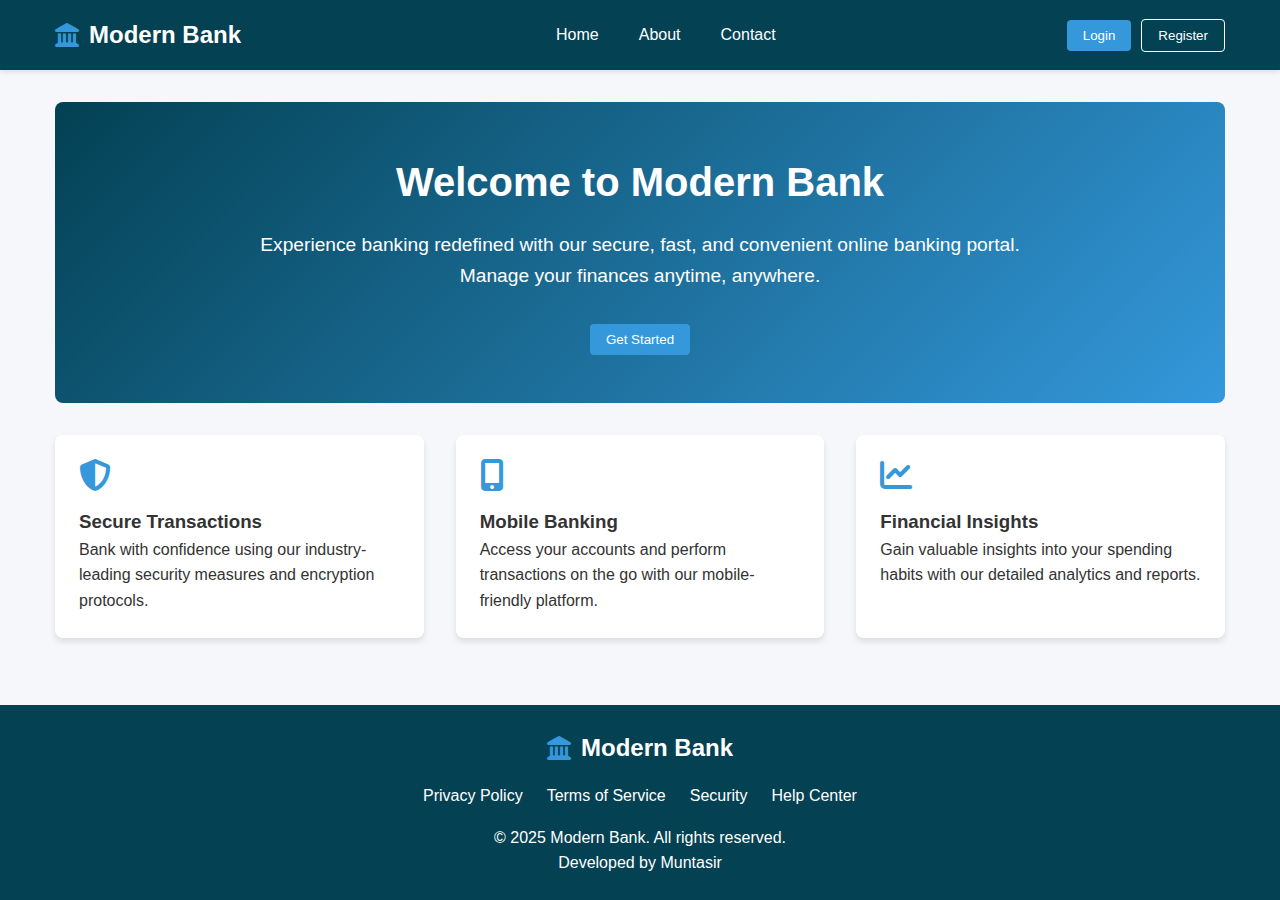
<file: index.html>
<!DOCTYPE html>
<html lang="en">
<head>
    <meta charset="UTF-8">
    <meta name="viewport" content="width=device-width, initial-scale=1.0">
    <title>Modern Bank Portal</title>
    <link rel="stylesheet" href="https://cdnjs.cloudflare.com/ajax/libs/font-awesome/6.4.0/css/all.min.css">
    <link rel="stylesheet" href="styles.css">
</head>
<body>
    <!-- Header -->
    <header>
        <div class="container header-content">
            <div class="logo">
                <i class="fas fa-landmark"></i> Modern Bank
            </div>
            <button class="mobile-menu-btn">
                <i class="fas fa-bars"></i>
            </button>
            <nav>
                <ul>
                    <li><a href="#" class="nav-link" data-view="home">Home</a></li>
                    <li><a href="#" class="nav-link" data-view="about">About</a></li>
                    <li><a href="#" class="nav-link" data-view="contact">Contact</a></li>
                </ul>
            </nav>
            <div class="user-actions">
                <div class="user-info" id="user-info" style="display: none;">
                    <i class="fas fa-user-circle"></i>
                    <span id="user-name"></span>
                </div>
                <button class="btn btn-primary" id="login-btn">Login</button>
                <button class="btn btn-outline" id="register-btn">Register</button>
                <button class="btn btn-outline" id="logout-btn" style="display: none;">Logout</button>
            </div>
        </div>
    </header>

    <!-- Notification -->
    <div class="notification" id="notification"></div>

    <!-- Main Content -->
    <main>
        <div class="container">
            <!-- Home View -->
            <div id="home-view" class="view active">
                <div class="hero">
                    <h1>Welcome to Modern Bank</h1>
                    <p>Experience banking redefined with our secure, fast, and convenient online banking portal. Manage your finances anytime, anywhere.</p>
                    <button class="btn btn-primary" id="hero-get-started">Get Started</button>
                </div>
                
                <div class="features">
                    <div class="feature-card">
                        <i class="fas fa-shield-alt"></i>
                        <h3>Secure Transactions</h3>
                        <p>Bank with confidence using our industry-leading security measures and encryption protocols.</p>
                    </div>
                    <div class="feature-card">
                        <i class="fas fa-mobile-alt"></i>
                        <h3>Mobile Banking</h3>
                        <p>Access your accounts and perform transactions on the go with our mobile-friendly platform.</p>
                    </div>
                    <div class="feature-card">
                        <i class="fas fa-chart-line"></i>
                        <h3>Financial Insights</h3>
                        <p>Gain valuable insights into your spending habits with our detailed analytics and reports.</p>
                    </div>
                </div>
            </div>

            <!-- Login View -->
            <div id="login-view" class="view">
                <div class="auth-container">
                    <h2>Login to Your Account</h2>
                    <div class="user-type-selector">
                        <input type="radio" name="login-type" id="customer-login" value="customer" checked>
                        <label for="customer-login">Customer</label>
                        <input type="radio" name="login-type" id="manager-login" value="manager">
                        <label for="manager-login">Bank Manager</label>
                    </div>
                    <div class="form-group">
                        <label for="login-email">Email Address</label>
                        <input type="email" id="login-email" placeholder="Enter your email">
                    </div>
                    <div class="form-group">
                        <label for="login-password">Password</label>
                        <input type="password" id="login-password" placeholder="Enter your password">
                    </div>
                    <button class="btn btn-primary" id="do-login" style="width: 100%;">Login</button>
                    <p style="text-align: center; margin-top: 1rem;">
                        Don't have an account? <a href="#" id="goto-register">Register here</a>
                    </p>
                </div>
            </div>

            <!-- Register View -->
            <div id="register-view" class="view">
                <div class="auth-container">
                    <h2>Create an Account</h2>
                    <div class="user-type-selector">
                        <input type="radio" name="register-type" id="customer-register" value="customer" checked>
                        <label for="customer-register">Customer</label>
                        <input type="radio" name="register-type" id="manager-register" value="manager">
                        <label for="manager-register">Bank Manager</label>
                    </div>
                    <div class="form-group">
                        <label for="register-name">Full Name</label>
                        <input type="text" id="register-name" placeholder="Enter your full name">
                    </div>
                    <div class="form-group">
                        <label for="register-email">Email Address</label>
                        <input type="email" id="register-email" placeholder="Enter your email">
                    </div>
                    <div class="form-group">
                        <label for="register-password">Password</label>
                        <input type="password" id="register-password" placeholder="Create a password">
                    </div>
                    <div class="form-group" id="initial-deposit-group">
                        <label for="initial-deposit">Initial Deposit ($)</label>
                        <input type="number" id="initial-deposit" placeholder="Enter initial deposit amount" value="100">
                    </div>
                    <div class="form-group" id="manager-code-group" style="display: none;">
                        <label for="manager-code">Manager Code</label>
                        <input type="password" id="manager-code" placeholder="Enter manager authorization code">
                    </div>
                    <button class="btn btn-primary" id="do-register" style="width: 100%;">Register</button>
                    <p style="text-align: center; margin-top: 1rem;">
                        Already have an account? <a href="#" id="goto-login">Login here</a>
                    </p>
                </div>
            </div>

            <!-- Customer Dashboard -->
            <div id="customer-dashboard" class="view">
                <div class="dashboard-header">
                    <h2 class="welcome-message">Welcome, <span id="customer-name"></span>!</h2>
                    <button class="btn btn-outline" id="customer-logout">Logout</button>
                </div>
                
                <div class="balance-card">
                    <div class="balance-label">Your Balance</div>
                    <div class="balance-amount">$<span id="customer-balance">0.00</span></div>
                    <div class="balance-as-of">As of <span id="balance-date"></span></div>
                </div>
                
                <div class="account-actions">
                    <div class="action-card" data-action="deposit">
                        <i class="fas fa-arrow-down"></i>
                        <h3>Deposit Funds</h3>
                        <p>Add money to your account</p>
                    </div>
                    <div class="action-card" data-action="withdraw">
                        <i class="fas fa-arrow-up"></i>
                        <h3>Withdraw Funds</h3>
                        <p>Take money from your account</p>
                    </div>
                    <div class="action-card" data-action="transfer">
                        <i class="fas fa-exchange-alt"></i>
                        <h3>Transfer Funds</h3>
                        <p>Send money to another account</p>
                    </div>
                    <div class="action-card" data-action="statement">
                        <i class="fas fa-file-invoice-dollar"></i>
                        <h3>View Statement</h3>
                        <p>See your transaction history</p>
                    </div>
                </div>
                
                <div class="transaction-history">
                    <h3>Recent Transactions</h3>
                    <div class="filters">
                        <input type="text" id="transaction-search" placeholder="Search transactions...">
                        <select id="transaction-type-filter">
                            <option value="all">All Types</option>
                            <option value="deposit">Deposits</option>
                            <option value="withdrawal">Withdrawals</option>
                            <option value="transfer">Transfers</option>
                        </select>
                        <input type="date" id="transaction-date-filter">
                    </div>
                    <table>
                        <thead>
                            <tr>
                                <th>Date</th>
                                <th>Description</th>
                                <th>Type</th>
                                <th>Amount</th>
                                <th>Balance</th>
                            </tr>
                        </thead>
                        <tbody id="transaction-list">
                            <!-- Transactions will be populated here -->
                        </tbody>
                    </table>
                </div>
            </div>

            <!-- Manager Dashboard -->
            <div id="manager-dashboard" class="view">
                <div class="dashboard-header">
                    <h2 class="welcome-message">Manager Dashboard</h2>
                    <button class="btn btn-outline" id="manager-logout">Logout</button>
                </div>
                
                <div class="stats-cards">
                    <div class="features">
                        <div class="feature-card">
                            <i class="fas fa-users"></i>
                            <h3>Total Customers</h3>
                            <p id="total-customers">0</p>
                        </div>
                        <div class="feature-card">
                            <i class="fas fa-money-bill-wave"></i>
                            <h3>Total Funds</h3>
                            <p id="total-funds">$0.00</p>
                        </div>
                        <div class="feature-card">
                            <i class="fas fa-exchange-alt"></i>
                            <h3>Total Transactions</h3>
                            <p id="total-transactions">0</p>
                        </div>
                        <div class="feature-card">
                            <i class="fas fa-calendar-day"></i>
                            <h3>Transactions Today</h3>
                            <p id="transactions-today">0</p>
                        </div>
                    </div>
                </div>
                
                <div class="transaction-history">
                    <h3>All Customers</h3>
                    <div class="filters">
                        <input type="text" id="customer-search" placeholder="Search customers by name or email...">
                        <button class="btn btn-primary" id="view-all-transactions">View All Transactions</button>
                    </div>
                    <table>
                        <thead>
                            <tr>
                                <th>ID</th>
                                <th>Name</th>
                                <th>Email</th>
                                <th>Balance</th>
                                <th>Actions</th>
                            </tr>
                        </thead>
                        <tbody id="customers-list">
                            <!-- Customers will be populated here -->
                        </tbody>
                    </table>
                </div>
            </div>
        </div>
    </main>

    <!-- Footer -->
    <footer>
        <div class="container footer-content">
            <div class="logo">
                <i class="fas fa-landmark"></i> Modern Bank
            </div>
            <div class="footer-links">
                <a href="#">Privacy Policy</a>
                <a href="#">Terms of Service</a>
                <a href="#">Security</a>
                <a href="#">Help Center</a>
            </div>
            <p>&copy; 2025 Modern Bank. All rights reserved.</p>
            <p>Developed by <a href="https://github.com/Muntasir101" target="_blank" style="color: white; text-decoration: none;">Muntasir</a></p>


        </div>
    </footer>

    <!-- Transaction Modal -->
    <div class="modal" id="transaction-modal">
        <div class="modal-content">
            <div class="modal-header">
                <h2 id="modal-title">Perform Transaction</h2>
                <button class="close-modal">&times;</button>
            </div>
            <div class="modal-body">
                <div class="form-group">
                    <label for="transaction-amount">Amount ($)</label>
                    <input type="number" id="transaction-amount" placeholder="Enter amount" min="0" step="0.01">
                </div>
                <div class="form-group" id="transfer-recipient-group" style="display: none;">
                    <label for="transfer-recipient">Recipient Email</label>
                    <input type="email" id="transfer-recipient" placeholder="Enter recipient's email">
                </div>
                <div class="form-group">
                    <label for="transaction-description">Description</label>
                    <input type="text" id="transaction-description" placeholder="Enter description">
                </div>
                <button class="btn btn-primary" id="confirm-transaction" style="width: 100%;">Confirm</button>
            </div>
        </div>
    </div>

    <!-- Transaction View Modal -->
    <div class="modal" id="transaction-view-modal">
        <div class="modal-content transaction-modal">
            <div class="modal-header">
                <h2 id="transaction-view-title">Customer Transactions</h2>
                <button class="close-modal">&times;</button>
            </div>
            <div class="modal-body">
                <div class="transaction-history">
                    <table>
                        <thead>
                            <tr>
                                <th>Date</th>
                                <th>Description</th>
                                <th>Type</th>
                                <th>Amount</th>
                                <th>Balance</th>
                            </tr>
                        </thead>
                        <tbody id="transaction-view-list">
                            <!-- Transactions will be populated here -->
                        </tbody>
                    </table>
                </div>
            </div>
        </div>
    </div>

   <script src="script.js"></script>

</body>

</html>
</file>
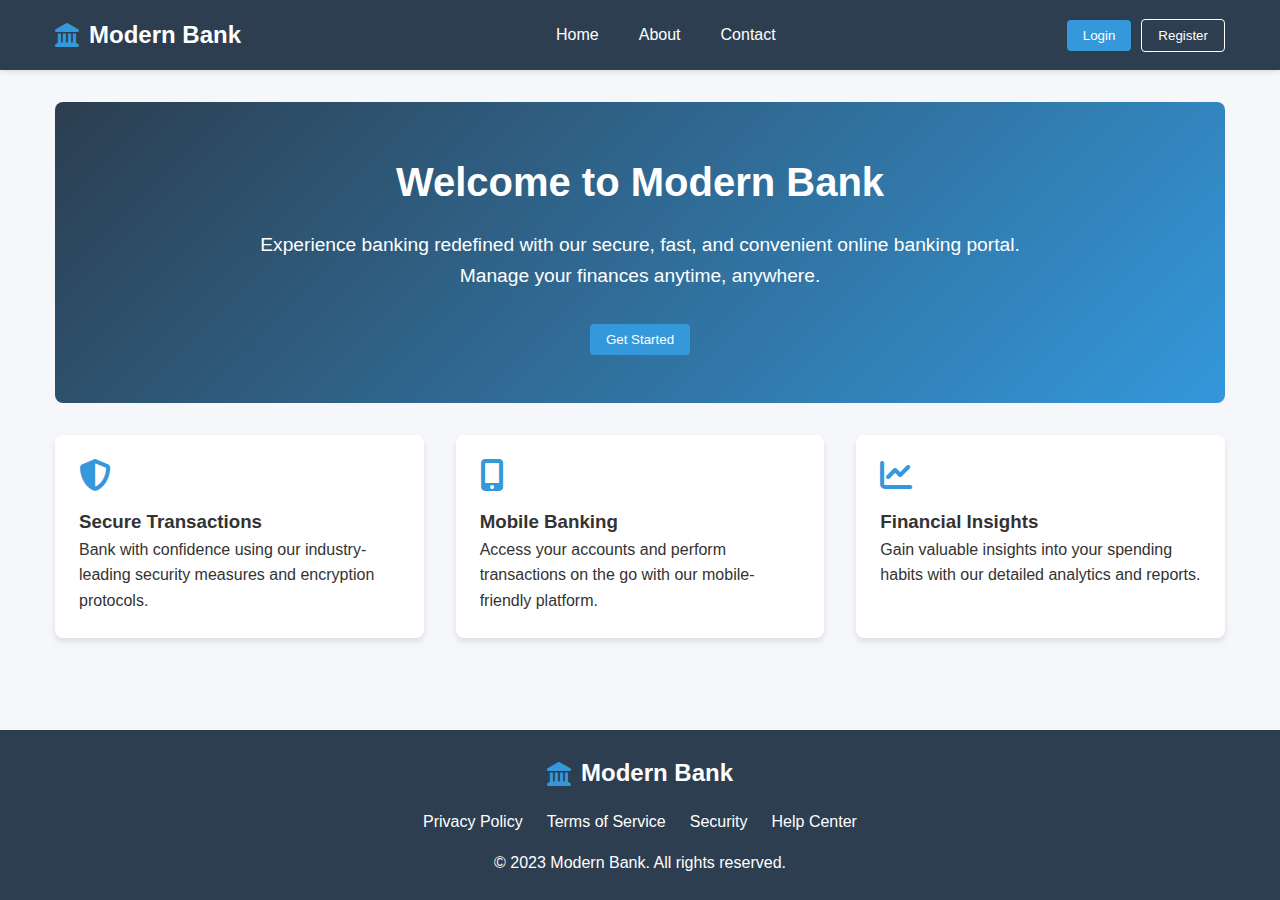
<file: index2.html>
<!DOCTYPE html>
<html lang="en">
<head>
    <meta charset="UTF-8">
    <meta name="viewport" content="width=device-width, initial-scale=1.0">
    <title>Modern Bank Portal</title>
    <link rel="stylesheet" href="https://cdnjs.cloudflare.com/ajax/libs/font-awesome/6.4.0/css/all.min.css">
    <style>
        :root {
            --primary: #2c3e50;
            --secondary: #3498db;
            --accent: #e74c3c;
            --light: #ecf0f1;
            --dark: #2c3e50;
            --success: #2ecc71;
            --warning: #f39c12;
            --danger: #e74c3c;
            --gray: #95a5a6;
        }
        
        * {
            margin: 0;
            padding: 0;
            box-sizing: border-box;
            font-family: 'Segoe UI', Tahoma, Geneva, Verdana, sans-serif;
        }
        
        body {
            background-color: #f5f7fa;
            color: #333;
            line-height: 1.6;
            min-height: 100vh;
            display: flex;
            flex-direction: column;
        }
        
        .container {
            width: 100%;
            max-width: 1200px;
            margin: 0 auto;
            padding: 0 15px;
        }
        
        /* Header Styles */
        header {
            background-color: var(--primary);
            color: white;
            padding: 1rem 0;
            box-shadow: 0 2px 5px rgba(0,0,0,0.1);
            position: sticky;
            top: 0;
            z-index: 100;
        }
        
        .header-content {
            display: flex;
            justify-content: space-between;
            align-items: center;
        }
        
        .logo {
            font-size: 1.5rem;
            font-weight: bold;
            display: flex;
            align-items: center;
        }
        
        .logo i {
            margin-right: 10px;
            color: var(--secondary);
        }
        
        nav ul {
            display: flex;
            list-style: none;
        }
        
        nav ul li {
            margin-left: 1.5rem;
        }
        
        nav ul li a {
            color: white;
            text-decoration: none;
            padding: 0.5rem;
            border-radius: 4px;
            transition: background-color 0.3s;
        }
        
        nav ul li a:hover {
            background-color: rgba(255,255,255,0.1);
        }
        
        .user-actions {
            display: flex;
            align-items: center;
        }
        
        .btn {
            padding: 0.5rem 1rem;
            border: none;
            border-radius: 4px;
            cursor: pointer;
            font-weight: 500;
            transition: all 0.3s;
        }
        
        .btn-primary {
            background-color: var(--secondary);
            color: white;
        }
        
        .btn-primary:hover {
            background-color: #2980b9;
        }
        
        .btn-outline {
            background-color: transparent;
            border: 1px solid white;
            color: white;
            margin-left: 10px;
        }
        
        .btn-outline:hover {
            background-color: white;
            color: var(--primary);
        }
        
        /* User info in header */
        .user-info {
            display: flex;
            align-items: center;
            margin-right: 15px;
            color: white;
        }
        
        .user-info i {
            margin-right: 8px;
            font-size: 1.2rem;
        }
        
        /* Main Content */
        main {
            flex: 1;
            padding: 2rem 0;
        }
        
        .view {
            display: none;
        }
        
        .view.active {
            display: block;
        }
        
        /* Home View */
        .hero {
            background: linear-gradient(135deg, var(--primary) 0%, var(--secondary) 100%);
            color: white;
            padding: 3rem;
            border-radius: 8px;
            margin-bottom: 2rem;
            text-align: center;
        }
        
        .hero h1 {
            font-size: 2.5rem;
            margin-bottom: 1rem;
        }
        
        .hero p {
            font-size: 1.2rem;
            margin-bottom: 2rem;
            max-width: 800px;
            margin-left: auto;
            margin-right: auto;
        }
        
        .features {
            display: grid;
            grid-template-columns: repeat(auto-fit, minmax(300px, 1fr));
            gap: 2rem;
            margin-bottom: 2rem;
        }
        
        .feature-card {
            background-color: white;
            padding: 1.5rem;
            border-radius: 8px;
            box-shadow: 0 4px 6px rgba(0,0,0,0.1);
            transition: transform 0.3s;
        }
        
        .feature-card:hover {
            transform: translateY(-5px);
        }
        
        .feature-card i {
            font-size: 2rem;
            color: var(--secondary);
            margin-bottom: 1rem;
        }
        
        /* Auth Forms */
        .auth-container {
            max-width: 500px;
            margin: 0 auto;
            background-color: white;
            padding: 2rem;
            border-radius: 8px;
            box-shadow: 0 4px 6px rgba(0,0,0,0.1);
        }
        
        .auth-container h2 {
            text-align: center;
            margin-bottom: 1.5rem;
            color: var(--primary);
        }
        
        .form-group {
            margin-bottom: 1.5rem;
        }
        
        .form-group label {
            display: block;
            margin-bottom: 0.5rem;
            font-weight: 500;
        }
        
        .form-group input, .form-group select {
            width: 100%;
            padding: 0.75rem;
            border: 1px solid #ddd;
            border-radius: 4px;
            font-size: 1rem;
        }
        
        .form-group input:focus, .form-group select:focus {
            outline: none;
            border-color: var(--secondary);
        }
        
        .user-type-selector {
            display: flex;
            margin-bottom: 1.5rem;
            border: 1px solid #ddd;
            border-radius: 4px;
            overflow: hidden;
        }
        
        .user-type-selector label {
            flex: 1;
            text-align: center;
            padding: 0.75rem;
            cursor: pointer;
            background-color: #f8f9fa;
            transition: background-color 0.3s;
        }
        
        .user-type-selector input[type="radio"] {
            display: none;
        }
        
        .user-type-selector input[type="radio"]:checked + label {
            background-color: var(--secondary);
            color: white;
        }
        
        /* Dashboard Styles */
        .dashboard-header {
            display: flex;
            justify-content: space-between;
            align-items: center;
            margin-bottom: 2rem;
        }
        
        .welcome-message {
            font-size: 1.5rem;
            color: var(--primary);
        }
        
        .balance-card {
            background: linear-gradient(135deg, var(--primary) 0%, var(--secondary) 100%);
            color: white;
            padding: 1.5rem;
            border-radius: 8px;
            margin-bottom: 2rem;
        }
        
        .balance-label {
            font-size: 1rem;
            opacity: 0.8;
        }
        
        .balance-amount {
            font-size: 2.5rem;
            font-weight: bold;
            margin: 0.5rem 0;
        }
        
        .account-actions {
            display: grid;
            grid-template-columns: repeat(auto-fit, minmax(250px, 1fr));
            gap: 1.5rem;
            margin-bottom: 2rem;
        }
        
        .action-card {
            background-color: white;
            padding: 1.5rem;
            border-radius: 8px;
            box-shadow: 0 4px 6px rgba(0,0,0,0.1);
            text-align: center;
            cursor: pointer;
            transition: transform 0.3s;
        }
        
        .action-card:hover {
            transform: translateY(-5px);
        }
        
        .action-card i {
            font-size: 2rem;
            color: var(--secondary);
            margin-bottom: 1rem;
        }
        
        /* Transaction History */
        .transaction-history {
            background-color: white;
            padding: 1.5rem;
            border-radius: 8px;
            box-shadow: 0 4px 6px rgba(0,0,0,0.1);
        }
        
        .filters {
            display: flex;
            gap: 1rem;
            margin-bottom: 1rem;
            flex-wrap: wrap;
        }
        
        .filters input, .filters select {
            padding: 0.5rem;
            border: 1px solid #ddd;
            border-radius: 4px;
        }
        
        table {
            width: 100%;
            border-collapse: collapse;
        }
        
        table th, table td {
            padding: 0.75rem;
            text-align: left;
            border-bottom: 1px solid #ddd;
        }
        
        table th {
            background-color: #f8f9fa;
            font-weight: 600;
        }
        
        .transaction-type {
            padding: 0.25rem 0.5rem;
            border-radius: 4px;
            font-size: 0.85rem;
        }
        
        .deposit {
            background-color: rgba(46, 204, 113, 0.2);
            color: #27ae60;
        }
        
        .withdrawal {
            background-color: rgba(231, 76, 60, 0.2);
            color: #c0392b;
        }
        
        .transfer {
            background-color: rgba(52, 152, 219, 0.2);
            color: #2980b9;
        }
        
        /* Modal Styles */
        .modal {
            display: none;
            position: fixed;
            top: 0;
            left: 0;
            width: 100%;
            height: 100%;
            background-color: rgba(0,0,0,0.5);
            z-index: 1000;
            justify-content: center;
            align-items: center;
        }
        
        .modal.active {
            display: flex;
        }
        
        .modal-content {
            background-color: white;
            padding: 2rem;
            border-radius: 8px;
            width: 100%;
            max-width: 500px;
            box-shadow: 0 4px 20px rgba(0,0,0,0.15);
        }
        
        .modal-header {
            display: flex;
            justify-content: space-between;
            align-items: center;
            margin-bottom: 1.5rem;
        }
        
        .close-modal {
            background: none;
            border: none;
            font-size: 1.5rem;
            cursor: pointer;
            color: var(--gray);
        }
        
        /* Footer Styles */
        footer {
            background-color: var(--primary);
            color: white;
            padding: 1.5rem 0;
            text-align: center;
        }
        
        .footer-content {
            display: flex;
            flex-direction: column;
            align-items: center;
        }
        
        .footer-links {
            display: flex;
            gap: 1.5rem;
            margin: 1rem 0;
        }
        
        .footer-links a {
            color: white;
            text-decoration: none;
        }
        
        .footer-links a:hover {
            text-decoration: underline;
        }
        
        /* Responsive Styles */
        @media (max-width: 768px) {
            .header-content {
                flex-direction: column;
                text-align: center;
            }
            
            nav ul {
                margin-top: 1rem;
                justify-content: center;
            }
            
            .user-actions {
                margin-top: 1rem;
            }
            
            .features {
                grid-template-columns: 1fr;
            }
            
            .account-actions {
                grid-template-columns: 1fr;
            }
            
            .filters {
                flex-direction: column;
            }
            
            .hero {
                padding: 2rem 1rem;
            }
            
            .hero h1 {
                font-size: 2rem;
            }
        }
        
        /* Mobile menu */
        .mobile-menu-btn {
            display: none;
            background: none;
            border: none;
            color: white;
            font-size: 1.5rem;
            cursor: pointer;
        }
        
        @media (max-width: 768px) {
            .mobile-menu-btn {
                display: block;
            }
            
            nav ul {
                display: none;
                flex-direction: column;
                width: 100%;
                text-align: center;
            }
            
            nav ul.show {
                display: flex;
            }
            
            nav ul li {
                margin: 0.5rem 0;
            }
        }
        
        /* Notification */
        .notification {
            position: fixed;
            top: 20px;
            right: 20px;
            padding: 1rem;
            border-radius: 4px;
            color: white;
            z-index: 1100;
            display: none;
        }
        
        .notification.success {
            background-color: var(--success);
        }
        
        .notification.error {
            background-color: var(--danger);
        }

        /* Transaction View Modal */
        .transaction-modal {
            max-width: 90% !important;
            width: 90% !important;
            max-height: 80vh;
            overflow-y: auto;
        }
        
        .transaction-modal table {
            font-size: 0.9rem;
        }
        
        .transaction-modal th,
        .transaction-modal td {
            padding: 0.5rem;
        }
        
        @media (max-width: 768px) {
            .transaction-modal {
                max-width: 95% !important;
                width: 95% !important;
            }
            
            .transaction-modal table {
                font-size: 0.8rem;
            }
            
            .transaction-modal th,
            .transaction-modal td {
                padding: 0.3rem;
            }
        }
    </style>
</head>
<body>
    <!-- Header -->
    <header>
        <div class="container header-content">
            <div class="logo">
                <i class="fas fa-landmark"></i> Modern Bank
            </div>
            <button class="mobile-menu-btn">
                <i class="fas fa-bars"></i>
            </button>
            <nav>
                <ul>
                    <li><a href="#" class="nav-link" data-view="home">Home</a></li>
                    <li><a href="#" class="nav-link" data-view="about">About</a></li>
                    <li><a href="#" class="nav-link" data-view="contact">Contact</a></li>
                </ul>
            </nav>
            <div class="user-actions">
                <div class="user-info" id="user-info" style="display: none;">
                    <i class="fas fa-user-circle"></i>
                    <span id="user-name"></span>
                </div>
                <button class="btn btn-primary" id="login-btn">Login</button>
                <button class="btn btn-outline" id="register-btn">Register</button>
                <button class="btn btn-outline" id="logout-btn" style="display: none;">Logout</button>
            </div>
        </div>
    </header>

    <!-- Notification -->
    <div class="notification" id="notification"></div>

    <!-- Main Content -->
    <main>
        <div class="container">
            <!-- Home View -->
            <div id="home-view" class="view active">
                <div class="hero">
                    <h1>Welcome to Modern Bank</h1>
                    <p>Experience banking redefined with our secure, fast, and convenient online banking portal. Manage your finances anytime, anywhere.</p>
                    <button class="btn btn-primary" id="hero-get-started">Get Started</button>
                </div>
                
                <div class="features">
                    <div class="feature-card">
                        <i class="fas fa-shield-alt"></i>
                        <h3>Secure Transactions</h3>
                        <p>Bank with confidence using our industry-leading security measures and encryption protocols.</p>
                    </div>
                    <div class="feature-card">
                        <i class="fas fa-mobile-alt"></i>
                        <h3>Mobile Banking</h3>
                        <p>Access your accounts and perform transactions on the go with our mobile-friendly platform.</p>
                    </div>
                    <div class="feature-card">
                        <i class="fas fa-chart-line"></i>
                        <h3>Financial Insights</h3>
                        <p>Gain valuable insights into your spending habits with our detailed analytics and reports.</p>
                    </div>
                </div>
            </div>

            <!-- Login View -->
            <div id="login-view" class="view">
                <div class="auth-container">
                    <h2>Login to Your Account</h2>
                    <div class="user-type-selector">
                        <input type="radio" name="login-type" id="customer-login" value="customer" checked>
                        <label for="customer-login">Customer</label>
                        <input type="radio" name="login-type" id="manager-login" value="manager">
                        <label for="manager-login">Bank Manager</label>
                    </div>
                    <div class="form-group">
                        <label for="login-email">Email Address</label>
                        <input type="email" id="login-email" placeholder="Enter your email">
                    </div>
                    <div class="form-group">
                        <label for="login-password">Password</label>
                        <input type="password" id="login-password" placeholder="Enter your password">
                    </div>
                    <button class="btn btn-primary" id="do-login" style="width: 100%;">Login</button>
                    <p style="text-align: center; margin-top: 1rem;">
                        Don't have an account? <a href="#" id="goto-register">Register here</a>
                    </p>
                </div>
            </div>

            <!-- Register View -->
            <div id="register-view" class="view">
                <div class="auth-container">
                    <h2>Create an Account</h2>
                    <div class="user-type-selector">
                        <input type="radio" name="register-type" id="customer-register" value="customer" checked>
                        <label for="customer-register">Customer</label>
                        <input type="radio" name="register-type" id="manager-register" value="manager">
                        <label for="manager-register">Bank Manager</label>
                    </div>
                    <div class="form-group">
                        <label for="register-name">Full Name</label>
                        <input type="text" id="register-name" placeholder="Enter your full name">
                    </div>
                    <div class="form-group">
                        <label for="register-email">Email Address</label>
                        <input type="email" id="register-email" placeholder="Enter your email">
                    </div>
                    <div class="form-group">
                        <label for="register-password">Password</label>
                        <input type="password" id="register-password" placeholder="Create a password">
                    </div>
                    <div class="form-group" id="initial-deposit-group">
                        <label for="initial-deposit">Initial Deposit ($)</label>
                        <input type="number" id="initial-deposit" placeholder="Enter initial deposit amount" value="100">
                    </div>
                    <div class="form-group" id="manager-code-group" style="display: none;">
                        <label for="manager-code">Manager Code</label>
                        <input type="password" id="manager-code" placeholder="Enter manager authorization code">
                    </div>
                    <button class="btn btn-primary" id="do-register" style="width: 100%;">Register</button>
                    <p style="text-align: center; margin-top: 1rem;">
                        Already have an account? <a href="#" id="goto-login">Login here</a>
                    </p>
                </div>
            </div>

            <!-- Customer Dashboard -->
            <div id="customer-dashboard" class="view">
                <div class="dashboard-header">
                    <h2 class="welcome-message">Welcome, <span id="customer-name"></span>!</h2>
                    <button class="btn btn-outline" id="customer-logout">Logout</button>
                </div>
                
                <div class="balance-card">
                    <div class="balance-label">Your Balance</div>
                    <div class="balance-amount">$<span id="customer-balance">0.00</span></div>
                    <div class="balance-as-of">As of <span id="balance-date"></span></div>
                </div>
                
                <div class="account-actions">
                    <div class="action-card" data-action="deposit">
                        <i class="fas fa-arrow-down"></i>
                        <h3>Deposit Funds</h3>
                        <p>Add money to your account</p>
                    </div>
                    <div class="action-card" data-action="withdraw">
                        <i class="fas fa-arrow-up"></i>
                        <h3>Withdraw Funds</h3>
                        <p>Take money from your account</p>
                    </div>
                    <div class="action-card" data-action="transfer">
                        <i class="fas fa-exchange-alt"></i>
                        <h3>Transfer Funds</h3>
                        <p>Send money to another account</p>
                    </div>
                    <div class="action-card" data-action="statement">
                        <i class="fas fa-file-invoice-dollar"></i>
                        <h3>View Statement</h3>
                        <p>See your transaction history</p>
                    </div>
                </div>
                
                <div class="transaction-history">
                    <h3>Recent Transactions</h3>
                    <div class="filters">
                        <input type="text" id="transaction-search" placeholder="Search transactions...">
                        <select id="transaction-type-filter">
                            <option value="all">All Types</option>
                            <option value="deposit">Deposits</option>
                            <option value="withdrawal">Withdrawals</option>
                            <option value="transfer">Transfers</option>
                        </select>
                        <input type="date" id="transaction-date-filter">
                    </div>
                    <table>
                        <thead>
                            <tr>
                                <th>Date</th>
                                <th>Description</th>
                                <th>Type</th>
                                <th>Amount</th>
                                <th>Balance</th>
                            </tr>
                        </thead>
                        <tbody id="transaction-list">
                            <!-- Transactions will be populated here -->
                        </tbody>
                    </table>
                </div>
            </div>

            <!-- Manager Dashboard -->
            <div id="manager-dashboard" class="view">
                <div class="dashboard-header">
                    <h2 class="welcome-message">Manager Dashboard</h2>
                    <button class="btn btn-outline" id="manager-logout">Logout</button>
                </div>
                
                <div class="stats-cards">
                    <div class="features">
                        <div class="feature-card">
                            <i class="fas fa-users"></i>
                            <h3>Total Customers</h3>
                            <p id="total-customers">0</p>
                        </div>
                        <div class="feature-card">
                            <i class="fas fa-money-bill-wave"></i>
                            <h3>Total Funds</h3>
                            <p id="total-funds">$0.00</p>
                        </div>
                        <div class="feature-card">
                            <i class="fas fa-exchange-alt"></i>
                            <h3>Total Transactions</h3>
                            <p id="total-transactions">0</p>
                        </div>
                        <div class="feature-card">
                            <i class="fas fa-calendar-day"></i>
                            <h3>Transactions Today</h3>
                            <p id="transactions-today">0</p>
                        </div>
                    </div>
                </div>
                
                <div class="transaction-history">
                    <h3>All Customers</h3>
                    <div class="filters">
                        <input type="text" id="customer-search" placeholder="Search customers by name or email...">
                        <button class="btn btn-primary" id="view-all-transactions">View All Transactions</button>
                    </div>
                    <table>
                        <thead>
                            <tr>
                                <th>ID</th>
                                <th>Name</th>
                                <th>Email</th>
                                <th>Balance</th>
                                <th>Actions</th>
                            </tr>
                        </thead>
                        <tbody id="customers-list">
                            <!-- Customers will be populated here -->
                        </tbody>
                    </table>
                </div>
            </div>
        </div>
    </main>

    <!-- Footer -->
    <footer>
        <div class="container footer-content">
            <div class="logo">
                <i class="fas fa-landmark"></i> Modern Bank
            </div>
            <div class="footer-links">
                <a href="#">Privacy Policy</a>
                <a href="#">Terms of Service</a>
                <a href="#">Security</a>
                <a href="#">Help Center</a>
            </div>
            <p>&copy; 2023 Modern Bank. All rights reserved.</p>
        </div>
    </footer>

    <!-- Transaction Modal -->
    <div class="modal" id="transaction-modal">
        <div class="modal-content">
            <div class="modal-header">
                <h2 id="modal-title">Perform Transaction</h2>
                <button class="close-modal">&times;</button>
            </div>
            <div class="modal-body">
                <div class="form-group">
                    <label for="transaction-amount">Amount ($)</label>
                    <input type="number" id="transaction-amount" placeholder="Enter amount" min="0" step="0.01">
                </div>
                <div class="form-group" id="transfer-recipient-group" style="display: none;">
                    <label for="transfer-recipient">Recipient Email</label>
                    <input type="email" id="transfer-recipient" placeholder="Enter recipient's email">
                </div>
                <div class="form-group">
                    <label for="transaction-description">Description</label>
                    <input type="text" id="transaction-description" placeholder="Enter description">
                </div>
                <button class="btn btn-primary" id="confirm-transaction" style="width: 100%;">Confirm</button>
            </div>
        </div>
    </div>

    <!-- Transaction View Modal -->
    <div class="modal" id="transaction-view-modal">
        <div class="modal-content transaction-modal">
            <div class="modal-header">
                <h2 id="transaction-view-title">Customer Transactions</h2>
                <button class="close-modal">&times;</button>
            </div>
            <div class="modal-body">
                <div class="transaction-history">
                    <table>
                        <thead>
                            <tr>
                                <th>Date</th>
                                <th>Description</th>
                                <th>Type</th>
                                <th>Amount</th>
                                <th>Balance</th>
                            </tr>
                        </thead>
                        <tbody id="transaction-view-list">
                            <!-- Transactions will be populated here -->
                        </tbody>
                    </table>
                </div>
            </div>
        </div>
    </div>

    <script>
        // Data storage and initialization
        const initializeData = () => {
            if (!localStorage.getItem('users')) {
                const users = [
                    {
                        id: 1,
                        name: 'John Doe',
                        email: 'john@example.com',
                        password: 'password123',
                        type: 'customer',
                        balance: 5000.00,
                        joined: '2023-01-15'
                    },
                    {
                        id: 2,
                        name: 'Jane Smith',
                        email: 'jane@example.com',
                        password: 'password123',
                        type: 'customer',
                        balance: 3200.50,
                        joined: '2023-02-20'
                    },
                    {
                        id: 3,
                        name: 'Bank Manager',
                        email: 'manager@bank.com',
                        password: 'manager123',
                        type: 'manager',
                        joined: '2023-01-01'
                    }
                ];
                localStorage.setItem('users', JSON.stringify(users));
            }
            
            if (!localStorage.getItem('transactions')) {
                const transactions = [
                    {
                        id: 1,
                        userId: 1,
                        type: 'deposit',
                        amount: 1000.00,
                        description: 'Initial deposit',
                        date: '2023-01-15T10:30:00',
                        balance: 1000.00
                    },
                    {
                        id: 2,
                        userId: 1,
                        type: 'withdrawal',
                        amount: 200.00,
                        description: 'ATM withdrawal',
                        date: '2023-01-20T14:22:00',
                        balance: 800.00
                    },
                    {
                        id: 3,
                        userId: 2,
                        type: 'deposit',
                        amount: 1500.00,
                        description: 'Paycheck deposit',
                        date: '2023-01-18T09:15:00',
                        balance: 1500.00
                    },
                    {
                        id: 4,
                        fromUserId: 1,
                        toUserId: 2,
                        type: 'transfer',
                        amount: 300.00,
                        description: 'Transfer to Jane',
                        date: '2023-01-25T16:45:00',
                        fromBalance: 4700.00,
                        toBalance: 3500.50
                    }
                ];
                localStorage.setItem('transactions', JSON.stringify(transactions));
            }
            
            if (!localStorage.getItem('nextUserId')) {
                localStorage.setItem('nextUserId', '4');
            }
            
            if (!localStorage.getItem('nextTransactionId')) {
                localStorage.setItem('nextTransactionId', '5');
            }
        };

        // Utility functions
        const getUsers = () => JSON.parse(localStorage.getItem('users')) || [];
        const setUsers = (users) => localStorage.setItem('users', JSON.stringify(users));
        
        const getTransactions = () => JSON.parse(localStorage.getItem('transactions')) || [];
        const setTransactions = (transactions) => localStorage.setItem('transactions', JSON.stringify(transactions));
        
        const getNextUserId = () => {
            const nextId = parseInt(localStorage.getItem('nextUserId'));
            localStorage.setItem('nextUserId', (nextId + 1).toString());
            return nextId;
        };
        
        const getNextTransactionId = () => {
            const nextId = parseInt(localStorage.getItem('nextTransactionId'));
            localStorage.setItem('nextTransactionId', (nextId + 1).toString());
            return nextId;
        };
        
        const formatCurrency = (amount) => {
            return parseFloat(amount).toFixed(2);
        };
        
        const formatDate = (dateString) => {
            const options = { year: 'numeric', month: 'short', day: 'numeric', hour: '2-digit', minute: '2-digit' };
            return new Date(dateString).toLocaleDateString(undefined, options);
        };
        
        const showNotification = (message, type = 'success') => {
            const notification = document.getElementById('notification');
            notification.textContent = message;
            notification.className = `notification ${type}`;
            notification.style.display = 'block';
            
            setTimeout(() => {
                notification.style.display = 'none';
            }, 3000);
        };

        // View management
        const showView = (viewId) => {
            document.querySelectorAll('.view').forEach(view => {
                view.classList.remove('active');
            });
            document.getElementById(viewId).classList.add('active');
            
            // Scroll to top when changing views
            window.scrollTo(0, 0);
        };
        
        const showModal = (modalId) => {
            document.getElementById(modalId).classList.add('active');
        };
        
        const hideModal = (modalId) => {
            document.getElementById(modalId).classList.remove('active');
        };

        // Update header based on login status
        const updateHeader = () => {
            const currentUser = JSON.parse(localStorage.getItem('currentUser'));
            const loginBtn = document.getElementById('login-btn');
            const registerBtn = document.getElementById('register-btn');
            const logoutBtn = document.getElementById('logout-btn');
            const userInfo = document.getElementById('user-info');
            const userName = document.getElementById('user-name');
            
            if (currentUser) {
                // User is logged in
                loginBtn.style.display = 'none';
                registerBtn.style.display = 'none';
                logoutBtn.style.display = 'block';
                userInfo.style.display = 'flex';
                userName.textContent = currentUser.name;
            } else {
                // User is not logged in
                loginBtn.style.display = 'block';
                registerBtn.style.display = 'block';
                logoutBtn.style.display = 'none';
                userInfo.style.display = 'none';
            }
        };

        // Authentication functions
        const login = (email, password, userType) => {
            const users = getUsers();
            const user = users.find(u => u.email === email && u.password === password && u.type === userType);
            
            if (user) {
                localStorage.setItem('currentUser', JSON.stringify(user));
                updateHeader();
                return user;
            }
            return null;
        };
        
        const register = (name, email, password, userType, initialDeposit = 0) => {
            const users = getUsers();
            
            // Check if email already exists
            if (users.some(u => u.email === email)) {
                showNotification('Email already registered. Please use a different email.', 'error');
                return null;
            }
            
            const newUser = {
                id: getNextUserId(),
                name,
                email,
                password,
                type: userType,
                balance: userType === 'customer' ? parseFloat(initialDeposit) : undefined,
                joined: new Date().toISOString().split('T')[0]
            };
            
            users.push(newUser);
            setUsers(users);
            
            // If customer, create initial deposit transaction
            if (userType === 'customer' && initialDeposit > 0) {
                addTransaction({
                    userId: newUser.id,
                    type: 'deposit',
                    amount: parseFloat(initialDeposit),
                    description: 'Initial deposit',
                    balance: parseFloat(initialDeposit)
                });
            }
            
            localStorage.setItem('currentUser', JSON.stringify(newUser));
            updateHeader();
            return newUser;
        };
        
        const logout = () => {
            localStorage.removeItem('currentUser');
            updateHeader();
            showView('home-view');
            showNotification('You have been logged out successfully.');
        };

        // Transaction functions
        const addTransaction = (transaction) => {
            const transactions = getTransactions();
            transaction.id = getNextTransactionId();
            transaction.date = new Date().toISOString();
            transactions.push(transaction);
            setTransactions(transactions);
            return transaction;
        };
        
        const processDeposit = (userId, amount, description) => {
            const users = getUsers();
            const userIndex = users.findIndex(u => u.id === userId);
            
            if (userIndex !== -1 && users[userIndex].type === 'customer') {
                users[userIndex].balance += parseFloat(amount);
                setUsers(users);
                
                const newTransaction = addTransaction({
                    userId,
                    type: 'deposit',
                    amount: parseFloat(amount),
                    description,
                    balance: users[userIndex].balance
                });
                
                // Update current user if it's the same user
                const currentUser = JSON.parse(localStorage.getItem('currentUser'));
                if (currentUser && currentUser.id === userId) {
                    currentUser.balance = users[userIndex].balance;
                    localStorage.setItem('currentUser', JSON.stringify(currentUser));
                }
                
                return {newBalance: users[userIndex].balance, transaction: newTransaction};
            }
            return null;
        };
        
        const processWithdrawal = (userId, amount, description) => {
            const users = getUsers();
            const userIndex = users.findIndex(u => u.id === userId);
            
            if (userIndex !== -1 && users[userIndex].type === 'customer') {
                if (users[userIndex].balance < parseFloat(amount)) {
                    showNotification('Insufficient funds for this withdrawal.', 'error');
                    return null;
                }
                
                users[userIndex].balance -= parseFloat(amount);
                setUsers(users);
                
                const newTransaction = addTransaction({
                    userId,
                    type: 'withdrawal',
                    amount: parseFloat(amount),
                    description,
                    balance: users[userIndex].balance
                });
                
                // Update current user if it's the same user
                const currentUser = JSON.parse(localStorage.getItem('currentUser'));
                if (currentUser && currentUser.id === userId) {
                    currentUser.balance = users[userIndex].balance;
                    localStorage.setItem('currentUser', JSON.stringify(currentUser));
                }
                
                return {newBalance: users[userIndex].balance, transaction: newTransaction};
            }
            return null;
        };
        
        const processTransfer = (fromUserId, toEmail, amount, description) => {
            const users = getUsers();
            const fromUserIndex = users.findIndex(u => u.id === fromUserId);
            const toUserIndex = users.findIndex(u => u.email === toEmail);
            
            if (fromUserIndex === -1 || users[fromUserIndex].type !== 'customer') {
                showNotification('Invalid sender account.', 'error');
                return null;
            }
            
            if (toUserIndex === -1 || users[toUserIndex].type !== 'customer') {
                showNotification('Recipient not found.', 'error');
                return null;
            }
            
            if (users[fromUserIndex].balance < parseFloat(amount)) {
                showNotification('Insufficient funds for this transfer.', 'error');
                return null;
            }
            
            if (users[fromUserIndex].email === toEmail) {
                showNotification('You cannot transfer money to yourself.', 'error');
                return null;
            }
            
            // Update balances
            users[fromUserIndex].balance -= parseFloat(amount);
            users[toUserIndex].balance += parseFloat(amount);
            setUsers(users);
            
            // Record transaction
            const newTransaction = addTransaction({
                fromUserId,
                toUserId: users[toUserIndex].id,
                type: 'transfer',
                amount: parseFloat(amount),
                description,
                fromBalance: users[fromUserIndex].balance,
                toBalance: users[toUserIndex].balance
            });
            
            // Update current user if it's the same user
            const currentUser = JSON.parse(localStorage.getItem('currentUser'));
            if (currentUser && currentUser.id === fromUserId) {
                currentUser.balance = users[fromUserIndex].balance;
                localStorage.setItem('currentUser', JSON.stringify(currentUser));
            }
            
            return {newBalance: users[fromUserIndex].balance, transaction: newTransaction};
        };
        
        const getCustomerTransactions = (userId) => {
            const transactions = getTransactions();
            return transactions.filter(t => 
                t.userId === userId || 
                t.fromUserId === userId || 
                t.toUserId === userId
            ).sort((a, b) => new Date(b.date) - new Date(a.date));
        };
        
        const getAllTransactions = () => {
            return getTransactions().sort((a, b) => new Date(b.date) - new Date(a.date));
        };
        
        const getTodaysTransactions = () => {
            const today = new Date().toISOString().split('T')[0];
            return getTransactions().filter(t => t.date.split('T')[0] === today);
        };

        // UI Update functions
        const updateCustomerDashboard = (user) => {
            document.getElementById('customer-name').textContent = user.name;
            document.getElementById('customer-balance').textContent = formatCurrency(user.balance);
            document.getElementById('balance-date').textContent = new Date().toLocaleDateString();
            
            // Load transactions
            const transactions = getCustomerTransactions(user.id);
            const transactionList = document.getElementById('transaction-list');
            transactionList.innerHTML = '';
            
            transactions.forEach(transaction => {
                const row = document.createElement('tr');
                
                // Determine transaction display text
                let description = transaction.description;
                let balanceChange = '';
                let currentBalance = '';
                
                if (transaction.type === 'transfer') {
                    const users = getUsers();
                    if (transaction.fromUserId === user.id) {
                        const recipient = users.find(u => u.id === transaction.toUserId);
                        description = `Transfer to ${recipient ? recipient.name : 'Unknown'}`;
                        balanceChange = `<span style="color: var(--danger);">-$${formatCurrency(transaction.amount)}</span>`;
                        currentBalance = `$${formatCurrency(transaction.fromBalance)}`;
                    } else {
                        const sender = users.find(u => u.id === transaction.fromUserId);
                        description = `Transfer from ${sender ? sender.name : 'Unknown'}`;
                        balanceChange = `<span style="color: var(--success);">+$${formatCurrency(transaction.amount)}</span>`;
                        currentBalance = `$${formatCurrency(transaction.toBalance)}`;
                    }
                } else {
                    if (transaction.type === 'deposit') {
                        balanceChange = `<span style="color: var(--success);">+$${formatCurrency(transaction.amount)}</span>`;
                    } else {
                        balanceChange = `<span style="color: var(--danger);">-$${formatCurrency(transaction.amount)}</span>`;
                    }
                    currentBalance = `$${formatCurrency(transaction.balance)}`;
                }
                
                row.innerHTML = `
                    <td>${formatDate(transaction.date)}</td>
                    <td>${description}</td>
                    <td><span class="transaction-type ${transaction.type}">${transaction.type}</span></td>
                    <td>${balanceChange}</td>
                    <td>${currentBalance}</td>
                `;
                
                transactionList.appendChild(row);
            });
        };
        
        const updateManagerDashboard = () => {
            const users = getUsers();
            const transactions = getTransactions();
            const todaysTransactions = getTodaysTransactions();
            
            // Update stats
            const customers = users.filter(u => u.type === 'customer');
            document.getElementById('total-customers').textContent = customers.length;
            
            const totalFunds = customers.reduce((sum, customer) => sum + customer.balance, 0);
            document.getElementById('total-funds').textContent = `$${formatCurrency(totalFunds)}`;
            
            document.getElementById('total-transactions').textContent = transactions.length;
            document.getElementById('transactions-today').textContent = todaysTransactions.length;
            
            // Update customers list
            const customersList = document.getElementById('customers-list');
            customersList.innerHTML = '';
            
            customers.forEach(customer => {
                const row = document.createElement('tr');
                
                row.innerHTML = `
                    <td>${customer.id}</td>
                    <td>${customer.name}</td>
                    <td>${customer.email}</td>
                    <td>$${formatCurrency(customer.balance)}</td>
                    <td>
                        <button class="btn btn-primary view-customer-btn" data-id="${customer.id}">View Transactions</button>
                    </td>
                `;
                
                customersList.appendChild(row);
            });
            
            // Add event listeners to view customer buttons
            document.querySelectorAll('.view-customer-btn').forEach(button => {
                button.addEventListener('click', (e) => {
                    const customerId = parseInt(e.target.getAttribute('data-id'));
                    viewCustomerTransactions(customerId);
                });
            });
            
            // Add search functionality
            const customerSearch = document.getElementById('customer-search');
            customerSearch.addEventListener('input', () => {
                const searchTerm = customerSearch.value.toLowerCase();
                const rows = customersList.querySelectorAll('tr');
                
                rows.forEach(row => {
                    const name = row.cells[1].textContent.toLowerCase();
                    const email = row.cells[2].textContent.toLowerCase();
                    
                    if (name.includes(searchTerm) || email.includes(searchTerm)) {
                        row.style.display = '';
                    } else {
                        row.style.display = 'none';
                    }
                });
            });
        };
        
        const viewCustomerTransactions = (customerId) => {
            const users = getUsers();
            const customer = users.find(u => u.id === customerId);
            const transactions = getCustomerTransactions(customerId);
            
            // Update modal title
            document.getElementById('transaction-view-title').textContent = `Transactions for ${customer.name}`;
            
            // Populate transaction list
            const transactionList = document.getElementById('transaction-view-list');
            transactionList.innerHTML = '';
            
            transactions.forEach(transaction => {
                const row = document.createElement('tr');
                
                // Determine transaction display text
                let description = transaction.description;
                let balanceChange = '';
                let currentBalance = '';
                
                if (transaction.type === 'transfer') {
                    if (transaction.fromUserId === customerId) {
                        const recipient = users.find(u => u.id === transaction.toUserId);
                        description = `Transfer to ${recipient ? recipient.name : 'Unknown'}`;
                        balanceChange = `<span style="color: var(--danger);">-$${formatCurrency(transaction.amount)}</span>`;
                        currentBalance = `$${formatCurrency(transaction.fromBalance)}`;
                    } else {
                        const sender = users.find(u => u.id === transaction.fromUserId);
                        description = `Transfer from ${sender ? sender.name : 'Unknown'}`;
                        balanceChange = `<span style="color: var(--success);">+$${formatCurrency(transaction.amount)}</span>`;
                        currentBalance = `$${formatCurrency(transaction.toBalance)}`;
                    }
                } else {
                    if (transaction.type === 'deposit') {
                        balanceChange = `<span style="color: var(--success);">+$${formatCurrency(transaction.amount)}</span>`;
                    } else {
                        balanceChange = `<span style="color: var(--danger);">-$${formatCurrency(transaction.amount)}</span>`;
                    }
                    currentBalance = `$${formatCurrency(transaction.balance)}`;
                }
                
                row.innerHTML = `
                    <td>${formatDate(transaction.date)}</td>
                    <td>${description}</td>
                    <td><span class="transaction-type ${transaction.type}">${transaction.type}</span></td>
                    <td>${balanceChange}</td>
                    <td>${currentBalance}</td>
                `;
                
                transactionList.appendChild(row);
            });
            
            // Show the transaction view modal
            showModal('transaction-view-modal');
        };

        // Event listeners
        document.addEventListener('DOMContentLoaded', () => {
            // Initialize data
            initializeData();
            
            // Update header based on login status
            updateHeader();
            
            // Mobile menu toggle
            document.querySelector('.mobile-menu-btn').addEventListener('click', () => {
                document.querySelector('nav ul').classList.toggle('show');
            });
            
            // Check if user is logged in
            const currentUser = JSON.parse(localStorage.getItem('currentUser'));
            if (currentUser) {
                if (currentUser.type === 'customer') {
                    updateCustomerDashboard(currentUser);
                    showView('customer-dashboard');
                } else if (currentUser.type === 'manager') {
                    updateManagerDashboard();
                    showView('manager-dashboard');
                }
            }
            
            // Navigation links
            document.querySelectorAll('.nav-link').forEach(link => {
                link.addEventListener('click', (e) => {
                    e.preventDefault();
                    showView('home-view');
                });
            });
            
            // Hero get started button
            document.getElementById('hero-get-started').addEventListener('click', () => {
                showView('register-view');
            });
            
            // Auth buttons
            document.getElementById('login-btn').addEventListener('click', () => {
                showView('login-view');
            });
            
            document.getElementById('register-btn').addEventListener('click', () => {
                showView('register-view');
            });
            
            document.getElementById('goto-register').addEventListener('click', (e) => {
                e.preventDefault();
                showView('register-view');
            });
            
            document.getElementById('goto-login').addEventListener('click', (e) => {
                e.preventDefault();
                showView('login-view');
            });
            
            // User type selector
            document.querySelectorAll('input[name="register-type"]').forEach(radio => {
                radio.addEventListener('change', () => {
                    const managerCodeGroup = document.getElementById('manager-code-group');
                    const initialDepositGroup = document.getElementById('initial-deposit-group');
                    if (radio.value === 'manager') {
                        managerCodeGroup.style.display = 'block';
                        initialDepositGroup.style.display = 'none';
                    } else {
                        managerCodeGroup.style.display = 'none';
                        initialDepositGroup.style.display = 'block';
                    }
                });
            });
            
            document.querySelectorAll('input[name="login-type"]').forEach(radio => {
                radio.addEventListener('change', () => {
                    // You can add specific login form changes here if needed
                });
            });
            
            // Register form
            document.getElementById('do-register').addEventListener('click', () => {
                const name = document.getElementById('register-name').value;
                const email = document.getElementById('register-email').value;
                const password = document.getElementById('register-password').value;
                const userType = document.querySelector('input[name="register-type"]:checked').value;
                const initialDeposit = document.getElementById('initial-deposit').value;
                const managerCode = document.getElementById('manager-code').value;
                
                if (!name || !email || !password) {
                    showNotification('Please fill in all required fields.', 'error');
                    return;
                }
                
                if (userType === 'manager') {
                    if (managerCode !== 'MANAGER2023') {
                        showNotification('Invalid manager authorization code.', 'error');
                        return;
                    }
                }
                
                const user = register(name, email, password, userType, initialDeposit);
                if (user) {
                    if (user.type === 'customer') {
                        updateCustomerDashboard(user);
                        showView('customer-dashboard');
                        showNotification('Registration successful! Welcome to Modern Bank.');
                    } else {
                        updateManagerDashboard();
                        showView('manager-dashboard');
                        showNotification('Manager account created successfully.');
                    }
                }
            });
            
            // Login form
            document.getElementById('do-login').addEventListener('click', () => {
                const email = document.getElementById('login-email').value;
                const password = document.getElementById('login-password').value;
                const userType = document.querySelector('input[name="login-type"]:checked').value;
                
                if (!email || !password) {
                    showNotification('Please enter both email and password.', 'error');
                    return;
                }
                
                const user = login(email, password, userType);
                if (user) {
                    if (user.type === 'customer') {
                        updateCustomerDashboard(user);
                        showView('customer-dashboard');
                        showNotification('Login successful! Welcome back.');
                    } else {
                        updateManagerDashboard();
                        showView('manager-dashboard');
                        showNotification('Manager login successful.');
                    }
                } else {
                    showNotification('Invalid email or password.', 'error');
                }
            });
            
            // Logout buttons
            document.getElementById('logout-btn').addEventListener('click', logout);
            document.getElementById('customer-logout').addEventListener('click', logout);
            document.getElementById('manager-logout').addEventListener('click', logout);
            
            // Transaction actions
            document.querySelectorAll('.action-card').forEach(card => {
                card.addEventListener('click', () => {
                    const action = card.getAttribute('data-action');
                    const currentUser = JSON.parse(localStorage.getItem('currentUser'));
                    
                    if (!currentUser) return;
                    
                    if (action === 'statement') {
                        // Already viewing statement
                        return;
                    }
                    
                    // Show transaction modal
                    const modal = document.getElementById('transaction-modal');
                    const title = modal.querySelector('#modal-title');
                    const amountInput = document.getElementById('transaction-amount');
                    const recipientGroup = document.getElementById('transfer-recipient-group');
                    const descriptionInput = document.getElementById('transaction-description');
                    const confirmBtn = document.getElementById('confirm-transaction');
                    
                    // Reset form
                    amountInput.value = '';
                    descriptionInput.value = '';
                    
                    // Set up modal based on action
                    if (action === 'deposit') {
                        title.textContent = 'Deposit Funds';
                        recipientGroup.style.display = 'none';
                    } else if (action === 'withdraw') {
                        title.textContent = 'Withdraw Funds';
                        recipientGroup.style.display = 'none';
                    } else if (action === 'transfer') {
                        title.textContent = 'Transfer Funds';
                        recipientGroup.style.display = 'block';
                    }
                    
                    // Set up confirm button
                    confirmBtn.onclick = () => {
                        const amount = parseFloat(amountInput.value);
                        const description = descriptionInput.value;
                        
                        if (!amount || amount <= 0) {
                            showNotification('Please enter a valid amount.', 'error');
                            return;
                        }
                        
                        if (action === 'deposit') {
                            const result = processDeposit(currentUser.id, amount, description);
                            if (result !== null) {
                                updateCustomerDashboard(currentUser);
                                hideModal('transaction-modal');
                                showNotification('Deposit successful!');
                            }
                        } else if (action === 'withdraw') {
                            const result = processWithdrawal(currentUser.id, amount, description);
                            if (result !== null) {
                                updateCustomerDashboard(currentUser);
                                hideModal('transaction-modal');
                                showNotification('Withdrawal successful!');
                            }
                        } else if (action === 'transfer') {
                            const recipientEmail = document.getElementById('transfer-recipient').value;
                            if (!recipientEmail) {
                                showNotification('Please enter recipient email.', 'error');
                                return;
                            }
                            
                            const result = processTransfer(currentUser.id, recipientEmail, amount, description);
                            if (result !== null) {
                                updateCustomerDashboard(currentUser);
                                hideModal('transaction-modal');
                                showNotification('Transfer successful!');
                            }
                        }
                    };
                    
                    showModal('transaction-modal');
                });
            });
            
            // Close modal buttons
            document.querySelectorAll('.close-modal').forEach(button => {
                button.addEventListener('click', () => {
                    hideModal('transaction-modal');
                    hideModal('transaction-view-modal');
                });
            });
            
            // View all transactions (manager)
            document.getElementById('view-all-transactions').addEventListener('click', () => {
                const transactions = getAllTransactions();
                const users = getUsers();
                
                // Update modal title
                document.getElementById('transaction-view-title').textContent = 'All System Transactions';
                
                // Populate transaction list
                const transactionList = document.getElementById('transaction-view-list');
                transactionList.innerHTML = '';
                
                transactions.forEach(transaction => {
                    const row = document.createElement('tr');
                    
                    let userInfo = 'System';
                    if (transaction.userId) {
                        const user = users.find(u => u.id === transaction.userId);
                        userInfo = user ? user.name : 'Unknown';
                    } else if (transaction.fromUserId) {
                        const user = users.find(u => u.id === transaction.fromUserId);
                        userInfo = user ? user.name : 'Unknown';
                    }
                    
                    let amountDisplay = '';
                    if (transaction.type === 'deposit') {
                        amountDisplay = `<span style="color: var(--success);">+$${formatCurrency(transaction.amount)}</span>`;
                    } else if (transaction.type === 'withdrawal') {
                        amountDisplay = `<span style="color: var(--danger);">-$${formatCurrency(transaction.amount)}</span>`;
                    } else {
                        amountDisplay = `$${formatCurrency(transaction.amount)}`;
                    }
                    
                    row.innerHTML = `
                        <td>${formatDate(transaction.date)}</td>
                        <td>${transaction.description}</td>
                        <td><span class="transaction-type ${transaction.type}">${transaction.type}</span></td>
                        <td>${amountDisplay}</td>
                        <td>${userInfo}</td>
                    `;
                    
                    transactionList.appendChild(row);
                });
                
                // Show the transaction view modal
                showModal('transaction-view-modal');
            });
            
            // Transaction filtering
            const setupTransactionFilters = () => {
                const searchInput = document.getElementById('transaction-search');
                const typeFilter = document.getElementById('transaction-type-filter');
                const dateFilter = document.getElementById('transaction-date-filter');
                const transactionList = document.getElementById('transaction-list');
                
                const filterTransactions = () => {
                    const searchTerm = searchInput.value.toLowerCase();
                    const typeValue = typeFilter.value;
                    const dateValue = dateFilter.value;
                    
                    const rows = transactionList.querySelectorAll('tr');
                    
                    rows.forEach(row => {
                        const description = row.cells[1].textContent.toLowerCase();
                        const type = row.cells[2].textContent.toLowerCase();
                        const date = row.cells[0].textContent;
                        
                        const matchesSearch = description.includes(searchTerm);
                        const matchesType = typeValue === 'all' || type === typeValue;
                        const matchesDate = !dateValue || date.includes(dateValue);
                        
                        if (matchesSearch && matchesType && matchesDate) {
                            row.style.display = '';
                        } else {
                            row.style.display = 'none';
                        }
                    });
                };
                
                searchInput.addEventListener('input', filterTransactions);
                typeFilter.addEventListener('change', filterTransactions);
                dateFilter.addEventListener('change', filterTransactions);
            };
            
            // Initialize transaction filters when customer dashboard is shown
            const customerDashboard = document.getElementById('customer-dashboard');
            const observer = new MutationObserver((mutations) => {
                mutations.forEach((mutation) => {
                    if (mutation.type === 'attributes' && mutation.attributeName === 'class') {
                        if (customerDashboard.classList.contains('active')) {
                            setupTransactionFilters();
                        }
                    }
                });
            });
            
            observer.observe(customerDashboard, { attributes: true });
        });
    </script>
</body>
</html>
</file>
<file: styles.css>
:root {
            --primary: #034153;
            --secondary: #3498db;
            --accent: #e74c3c;
            --light: #ecf0f1;
            --dark: #2c3e50;
            --success: #2ecc71;
            --warning: #f39c12;
            --danger: #e74c3c;
            --gray: #95a5a6;
        }
        
        * {
            margin: 0;
            padding: 0;
            box-sizing: border-box;
            font-family: 'Segoe UI', Tahoma, Geneva, Verdana, sans-serif;
        }
        
        body {
            background-color: #f5f7fa;
            color: #333;
            line-height: 1.6;
            min-height: 100vh;
            display: flex;
            flex-direction: column;
        }
        
        .container {
            width: 100%;
            max-width: 1200px;
            margin: 0 auto;
            padding: 0 15px;
        }
        
        /* Header Styles */
        header {
            background-color: var(--primary);
            color: white;
            padding: 1rem 0;
            box-shadow: 0 2px 5px rgba(0,0,0,0.1);
            position: sticky;
            top: 0;
            z-index: 100;
        }
        
        .header-content {
            display: flex;
            justify-content: space-between;
            align-items: center;
        }
        
        .logo {
            font-size: 1.5rem;
            font-weight: bold;
            display: flex;
            align-items: center;
        }
        
        .logo i {
            margin-right: 10px;
            color: var(--secondary);
        }
        
        nav ul {
            display: flex;
            list-style: none;
        }
        
        nav ul li {
            margin-left: 1.5rem;
        }
        
        nav ul li a {
            color: white;
            text-decoration: none;
            padding: 0.5rem;
            border-radius: 4px;
            transition: background-color 0.3s;
        }
        
        nav ul li a:hover {
            background-color: rgba(255,255,255,0.1);
        }
        
        .user-actions {
            display: flex;
            align-items: center;
        }
        
        .btn {
            padding: 0.5rem 1rem;
            border: none;
            border-radius: 4px;
            cursor: pointer;
            font-weight: 500;
            transition: all 0.3s;
        }
        
        .btn-primary {
            background-color: var(--secondary);
            color: white;
        }
        
        .btn-primary:hover {
            background-color: #2980b9;
        }
        
        .btn-outline {
            background-color: transparent;
            border: 1px solid white;
            color: white;
            margin-left: 10px;
        }
        
        .btn-outline:hover {
            background-color: white;
            color: var(--primary);
        }
        
        /* User info in header */
        .user-info {
            display: flex;
            align-items: center;
            margin-right: 15px;
            color: white;
        }
        
        .user-info i {
            margin-right: 8px;
            font-size: 1.2rem;
        }
        
        /* Main Content */
        main {
            flex: 1;
            padding: 2rem 0;
        }
        
        .view {
            display: none;
        }
        
        .view.active {
            display: block;
        }
        
        /* Home View */
        .hero {
            background: linear-gradient(135deg, var(--primary) 0%, var(--secondary) 100%);
            color: white;
            padding: 3rem;
            border-radius: 8px;
            margin-bottom: 2rem;
            text-align: center;
        }
        
        .hero h1 {
            font-size: 2.5rem;
            margin-bottom: 1rem;
        }
        
        .hero p {
            font-size: 1.2rem;
            margin-bottom: 2rem;
            max-width: 800px;
            margin-left: auto;
            margin-right: auto;
        }
        
        .features {
            display: grid;
            grid-template-columns: repeat(auto-fit, minmax(300px, 1fr));
            gap: 2rem;
            margin-bottom: 2rem;
        }
        
        .feature-card {
            background-color: white;
            padding: 1.5rem;
            border-radius: 8px;
            box-shadow: 0 4px 6px rgba(0,0,0,0.1);
            transition: transform 0.3s;
        }
        
        .feature-card:hover {
            transform: translateY(-5px);
        }
        
        .feature-card i {
            font-size: 2rem;
            color: var(--secondary);
            margin-bottom: 1rem;
        }
        
        /* Auth Forms */
        .auth-container {
            max-width: 500px;
            margin: 0 auto;
            background-color: white;
            padding: 2rem;
            border-radius: 8px;
            box-shadow: 0 4px 6px rgba(0,0,0,0.1);
        }
        
        .auth-container h2 {
            text-align: center;
            margin-bottom: 1.5rem;
            color: var(--primary);
        }
        
        .form-group {
            margin-bottom: 1.5rem;
        }
        
        .form-group label {
            display: block;
            margin-bottom: 0.5rem;
            font-weight: 500;
        }
        
        .form-group input, .form-group select {
            width: 100%;
            padding: 0.75rem;
            border: 1px solid #ddd;
            border-radius: 4px;
            font-size: 1rem;
        }
        
        .form-group input:focus, .form-group select:focus {
            outline: none;
            border-color: var(--secondary);
        }
        
        .user-type-selector {
            display: flex;
            margin-bottom: 1.5rem;
            border: 1px solid #ddd;
            border-radius: 4px;
            overflow: hidden;
        }
        
        .user-type-selector label {
            flex: 1;
            text-align: center;
            padding: 0.75rem;
            cursor: pointer;
            background-color: #f8f9fa;
            transition: background-color 0.3s;
        }
        
        .user-type-selector input[type="radio"] {
            display: none;
        }
        
        .user-type-selector input[type="radio"]:checked + label {
            background-color: var(--secondary);
            color: white;
        }
        
        /* Dashboard Styles */
        .dashboard-header {
            display: flex;
            justify-content: space-between;
            align-items: center;
            margin-bottom: 2rem;
        }
        
        .welcome-message {
            font-size: 1.5rem;
            color: var(--primary);
        }
        
        .balance-card {
            background: linear-gradient(135deg, var(--primary) 0%, var(--secondary) 100%);
            color: white;
            padding: 1.5rem;
            border-radius: 8px;
            margin-bottom: 2rem;
        }
        
        .balance-label {
            font-size: 1rem;
            opacity: 0.8;
        }
        
        .balance-amount {
            font-size: 2.5rem;
            font-weight: bold;
            margin: 0.5rem 0;
        }
        
        .account-actions {
            display: grid;
            grid-template-columns: repeat(auto-fit, minmax(250px, 1fr));
            gap: 1.5rem;
            margin-bottom: 2rem;
        }
        
        .action-card {
            background-color: white;
            padding: 1.5rem;
            border-radius: 8px;
            box-shadow: 0 4px 6px rgba(0,0,0,0.1);
            text-align: center;
            cursor: pointer;
            transition: transform 0.3s;
        }
        
        .action-card:hover {
            transform: translateY(-5px);
        }
        
        .action-card i {
            font-size: 2rem;
            color: var(--secondary);
            margin-bottom: 1rem;
        }
        
        /* Transaction History */
        .transaction-history {
            background-color: white;
            padding: 1.5rem;
            border-radius: 8px;
            box-shadow: 0 4px 6px rgba(0,0,0,0.1);
        }
        
        .filters {
            display: flex;
            gap: 1rem;
            margin-bottom: 1rem;
            flex-wrap: wrap;
        }
        
        .filters input, .filters select {
            padding: 0.5rem;
            border: 1px solid #ddd;
            border-radius: 4px;
        }
        
        table {
            width: 100%;
            border-collapse: collapse;
        }
        
        table th, table td {
            padding: 0.75rem;
            text-align: left;
            border-bottom: 1px solid #ddd;
        }
        
        table th {
            background-color: #f8f9fa;
            font-weight: 600;
        }
        
        .transaction-type {
            padding: 0.25rem 0.5rem;
            border-radius: 4px;
            font-size: 0.85rem;
        }
        
        .deposit {
            background-color: rgba(46, 204, 113, 0.2);
            color: #27ae60;
        }
        
        .withdrawal {
            background-color: rgba(231, 76, 60, 0.2);
            color: #c0392b;
        }
        
        .transfer {
            background-color: rgba(52, 152, 219, 0.2);
            color: #2980b9;
        }
        
        /* Modal Styles */
        .modal {
            display: none;
            position: fixed;
            top: 0;
            left: 0;
            width: 100%;
            height: 100%;
            background-color: rgba(0,0,0,0.5);
            z-index: 1000;
            justify-content: center;
            align-items: center;
        }
        
        .modal.active {
            display: flex;
        }
        
        .modal-content {
            background-color: white;
            padding: 2rem;
            border-radius: 8px;
            width: 100%;
            max-width: 500px;
            box-shadow: 0 4px 20px rgba(0,0,0,0.15);
        }
        
        .modal-header {
            display: flex;
            justify-content: space-between;
            align-items: center;
            margin-bottom: 1.5rem;
        }
        
        .close-modal {
            background: none;
            border: none;
            font-size: 1.5rem;
            cursor: pointer;
            color: var(--gray);
        }
        
        /* Footer Styles */
        footer {
            background-color: var(--primary);
            color: white;
            padding: 1.5rem 0;
            text-align: center;
        }
        
        .footer-content {
            display: flex;
            flex-direction: column;
            align-items: center;
        }
        
        .footer-links {
            display: flex;
            gap: 1.5rem;
            margin: 1rem 0;
        }
        
        .footer-links a {
            color: white;
            text-decoration: none;
        }
        
        .footer-links a:hover {
            text-decoration: underline;
        }
        
        /* Responsive Styles */
        @media (max-width: 768px) {
            .header-content {
                flex-direction: column;
                text-align: center;
            }
            
            nav ul {
                margin-top: 1rem;
                justify-content: center;
            }
            
            .user-actions {
                margin-top: 1rem;
            }
            
            .features {
                grid-template-columns: 1fr;
            }
            
            .account-actions {
                grid-template-columns: 1fr;
            }
            
            .filters {
                flex-direction: column;
            }
            
            .hero {
                padding: 2rem 1rem;
            }
            
            .hero h1 {
                font-size: 2rem;
            }
        }
        
        /* Mobile menu */
        .mobile-menu-btn {
            display: none;
            background: none;
            border: none;
            color: white;
            font-size: 1.5rem;
            cursor: pointer;
        }
        
        @media (max-width: 768px) {
            .mobile-menu-btn {
                display: block;
            }
            
            nav ul {
                display: none;
                flex-direction: column;
                width: 100%;
                text-align: center;
            }
            
            nav ul.show {
                display: flex;
            }
            
            nav ul li {
                margin: 0.5rem 0;
            }
        }
        
        /* Notification */
        .notification {
            position: fixed;
            top: 20px;
            right: 20px;
            padding: 1rem;
            border-radius: 4px;
            color: white;
            z-index: 1100;
            display: none;
        }
        
        .notification.success {
            background-color: var(--success);
        }
        
        .notification.error {
            background-color: var(--danger);
        }

        /* Transaction View Modal */
        .transaction-modal {
            max-width: 90% !important;
            width: 90% !important;
            max-height: 80vh;
            overflow-y: auto;
        }
        
        .transaction-modal table {
            font-size: 0.9rem;
        }
        
        .transaction-modal th,
        .transaction-modal td {
            padding: 0.5rem;
        }
        
        @media (max-width: 768px) {
            .transaction-modal {
                max-width: 95% !important;
                width: 95% !important;
            }
            
            .transaction-modal table {
                font-size: 0.8rem;
            }
            
            .transaction-modal th,
            .transaction-modal td {
                padding: 0.3rem;
            }
        }
</file>
